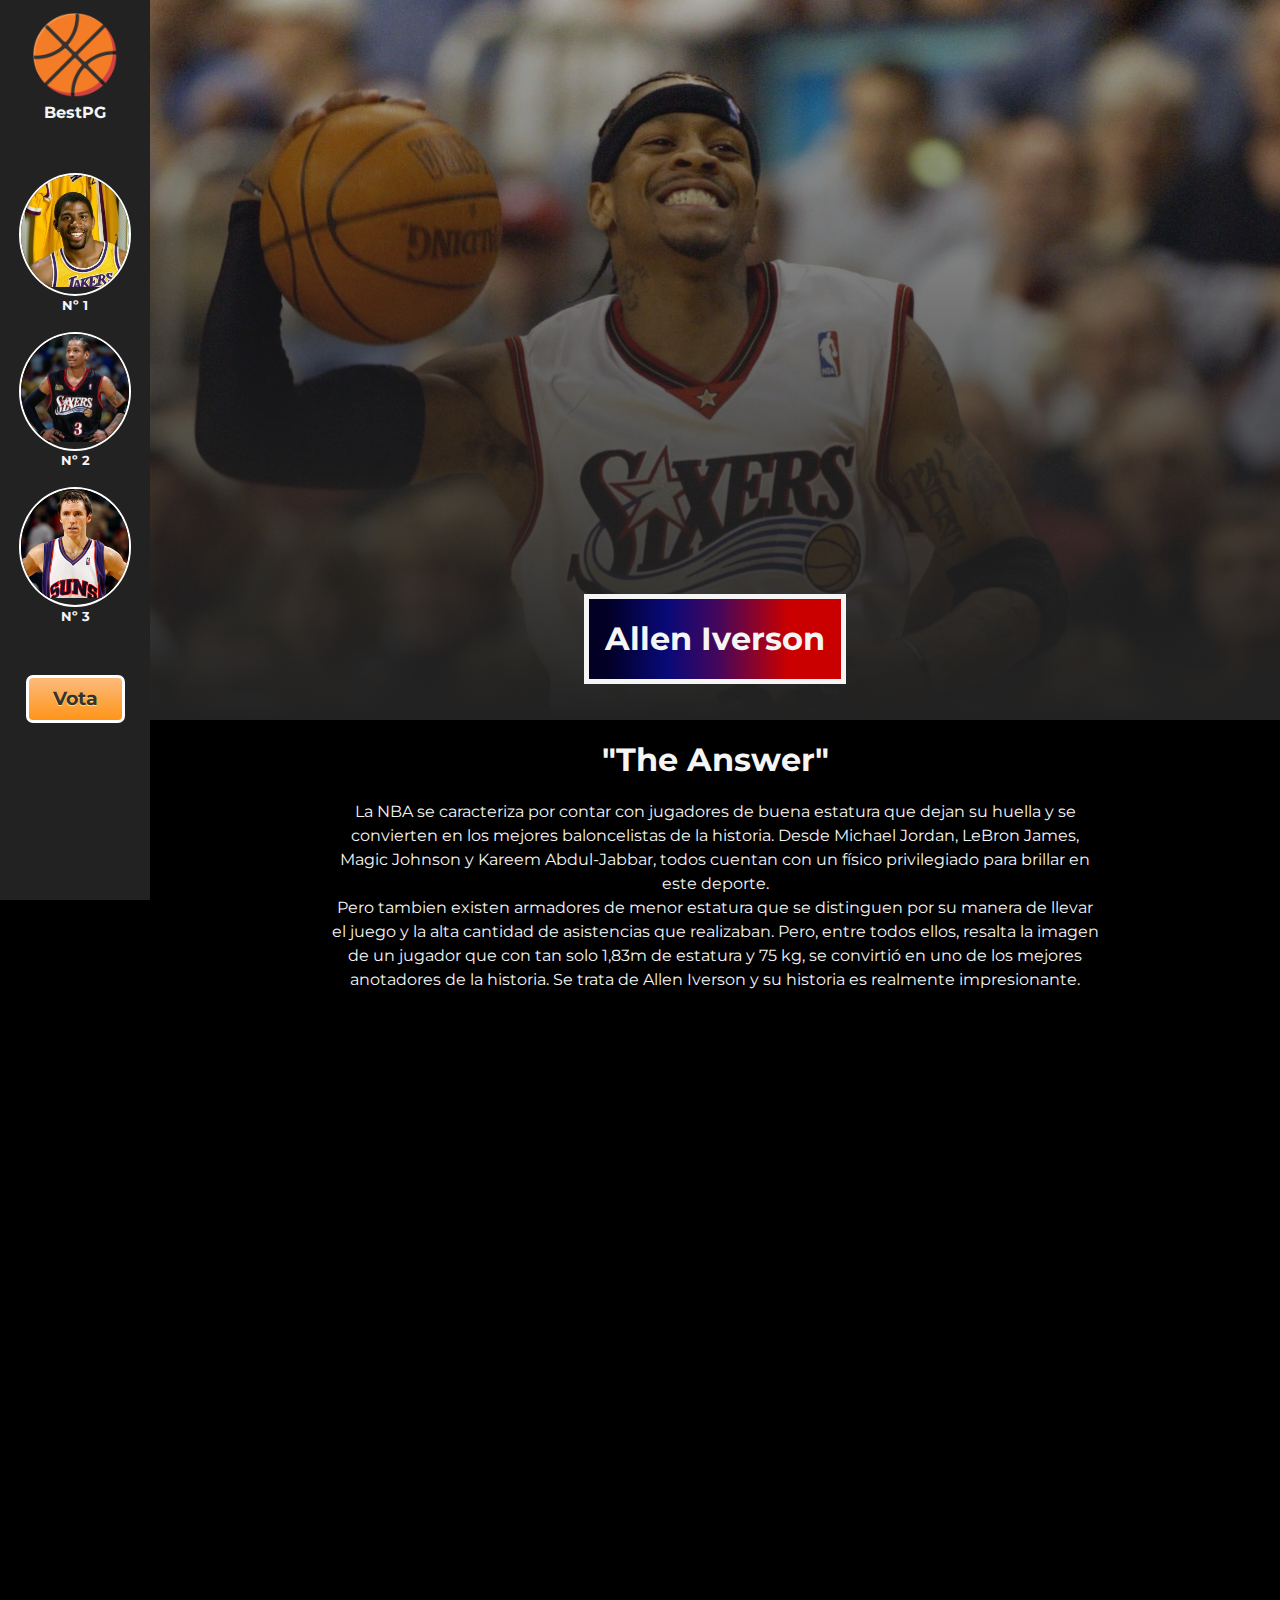
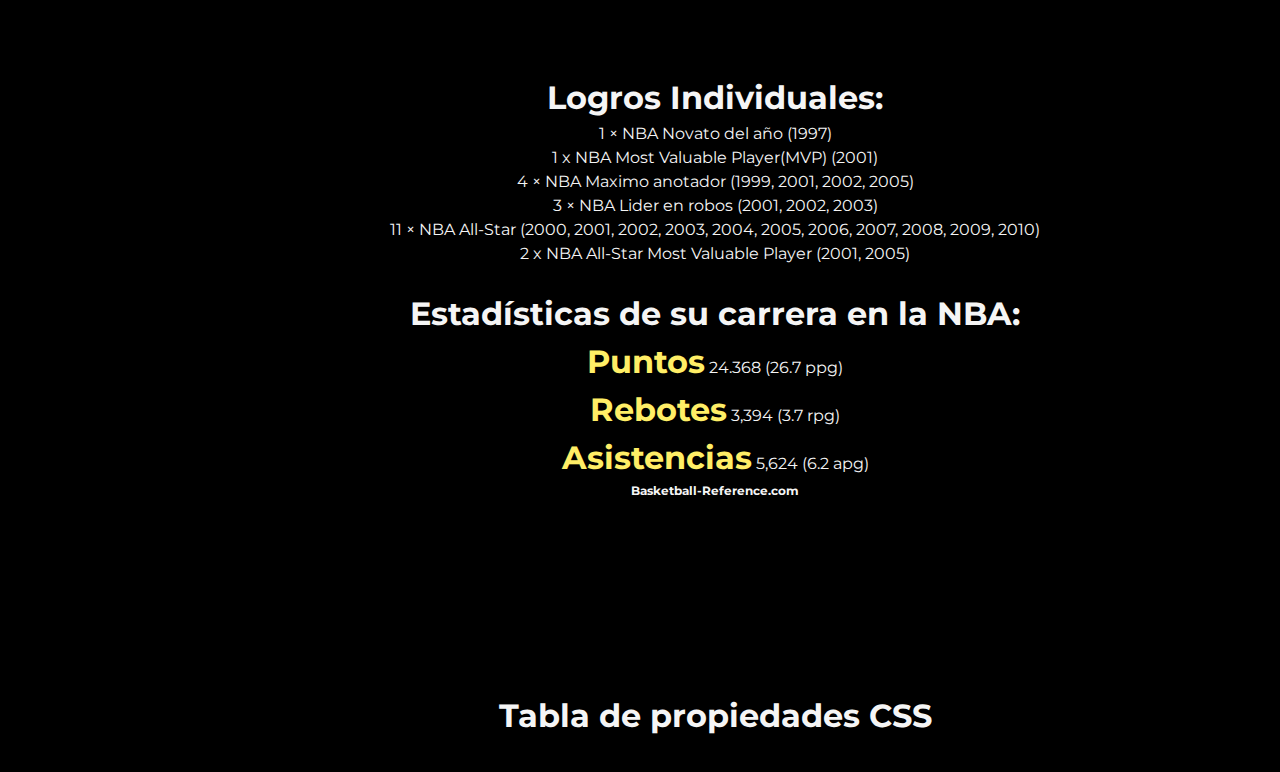
<file: iverson.html>
<!DOCTYPE html>
<html lang="en">

<head>
    <meta charset="UTF-8">
    <meta name="viewport" content="width=device-width, initial-scale=1.0">
    <title>Allen Iverson</title>
    <link rel="stylesheet" href="./style.css" type="text/css">
</head>

<body class="dark">
    <!-- INICIO Barra de Navegacion lateral -->
    <nav class="sidebar">
        <a href="./index.html" class="logo">
            <img src="./imagenes/basketball-png-images-6.png" alt="">
            <h4>BestPG</h4>
        </a>
        <a href="./magic.html" class="sidebar-link">
            <div>
                <img src="./imagenes/MagicJohnson.jpg" alt="MagicJohnson">
            </div>
            <h5>Nº 1</h5>
        </a>
        <a href="./iverson.html" class="sidebar-link">
            <div>
                <img src="./imagenes/Iverson.jpg" alt="AllenIverson">
            </div>
            <h5>Nº 2</h5>
        </a>
        <a href="./nash.html" class="sidebar-link">
            <div>
                <img src="./imagenes/Steve+Nash.jpg" alt="SteveNash">
            </div>
            <h5>Nº 3</h5>
        </a>
        <a href="./voto.html" class="myButton">Vota</a>
    </nav>
    <!-- FIN Barra de Navegacion lateral -->

    <!-- Vista de Página -->
    <section id="main">

        <!-- INICIO Header -->
        <header class="iverson">
            <div class="contenedor-titulo">
                <h1>Allen Iverson</h1>
            </div>
        </header>
        <!-- FIN Header -->
        <div class="bloque-1">
            <h1>"The Answer"</h1>
            <div class="text-container">
                <p>La NBA se caracteriza por contar con jugadores de buena estatura que dejan su huella y se convierten en los mejores
                baloncelistas de la historia. Desde Michael Jordan, LeBron James, Magic Johnson y Kareem Abdul-Jabbar, todos cuentan
                con un físico privilegiado para brillar en este deporte.
                </p>
                <p>
                   Pero tambien existen armadores de menor estatura que se distinguen por su manera de llevar el juego y la alta cantidad de
                    asistencias que realizaban. Pero, entre todos ellos, resalta la imagen de un jugador que con tan solo 1,83m de estatura y
                    75 kg, se convirtió en uno de los mejores anotadores de la historia. Se trata de Allen Iverson y su historia es
                    realmente impresionante.
                </p>
               
            </div>
            <iframe width="900" height="515" src="https://www.youtube.com/embed/2REkZG-dhHc" frameborder="0"
                allow="accelerometer; autoplay; clipboard-write; encrypted-media; gyroscope; picture-in-picture"
                allowfullscreen></iframe>
        </div>
        <div class="bloque-1">
            <!-- INICIO PLAYER DATA -->
            <div class="bloque-1">
                <h1>Logros Individuales:</h1>
                <ul>
                    <li>1 × NBA Novato del año (1997)</li>
                    <li>1 x NBA Most Valuable Player(MVP) (2001)</li>
                    <li>4 × NBA Maximo anotador (1999, 2001, 2002, 2005)</li>
                    <li>3 × NBA Lider en robos (2001, 2002, 2003)</li>
                    <li>11 × NBA All-Star (2000, 2001, 2002, 2003, 2004, 2005, 2006, 2007, 2008, 2009, 2010)</li>
                    <li>2 x NBA All-Star Most Valuable Player (2001, 2005)</li>
                </ul>
                <br>
                <h1>Estadísticas de su carrera en la NBA:</h1>
                <ul>
                    <li><span class="negrita">Puntos</span> 24.368 (26.7 ppg)</li>
                    <li><span class="negrita">Rebotes</span> 3,394 (3.7 rpg)</li>
                    <li><span class="negrita">Asistencias</span> 5,624 (6.2 apg)</li>
                    <li><a href="https://www.basketball-reference.com/">Basketball-Reference.com</a></li>
                </ul>
            </div>
            <!-- FIN PLAYER DATA -->
        </div>
        <!-- LINK TABLA DE PROPIEDADES -->
        <a href="./propiedades.html" style="font-weight: bold; margin-bottom: 2rem; border: 2px; font-size: 2rem;">Tabla de
            propiedades CSS</a>
    </section>
</body>

</html>
</file>
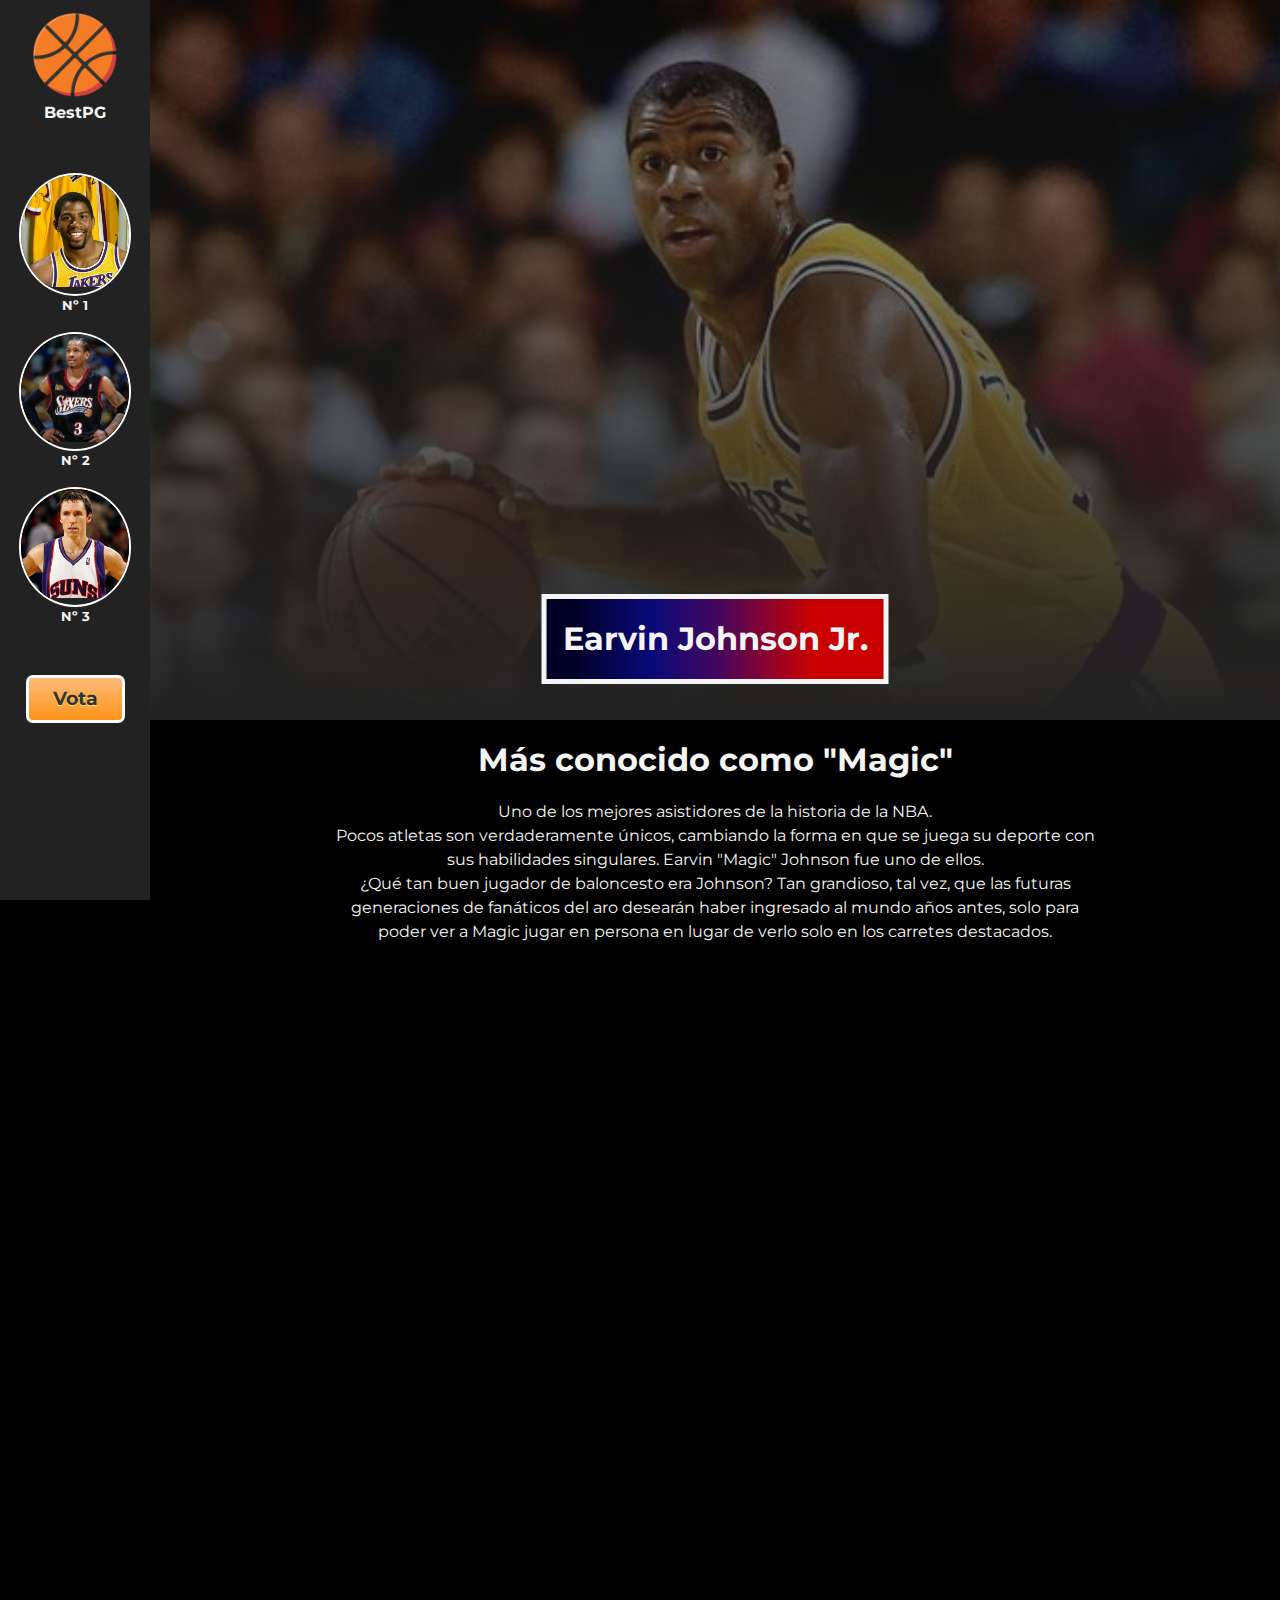
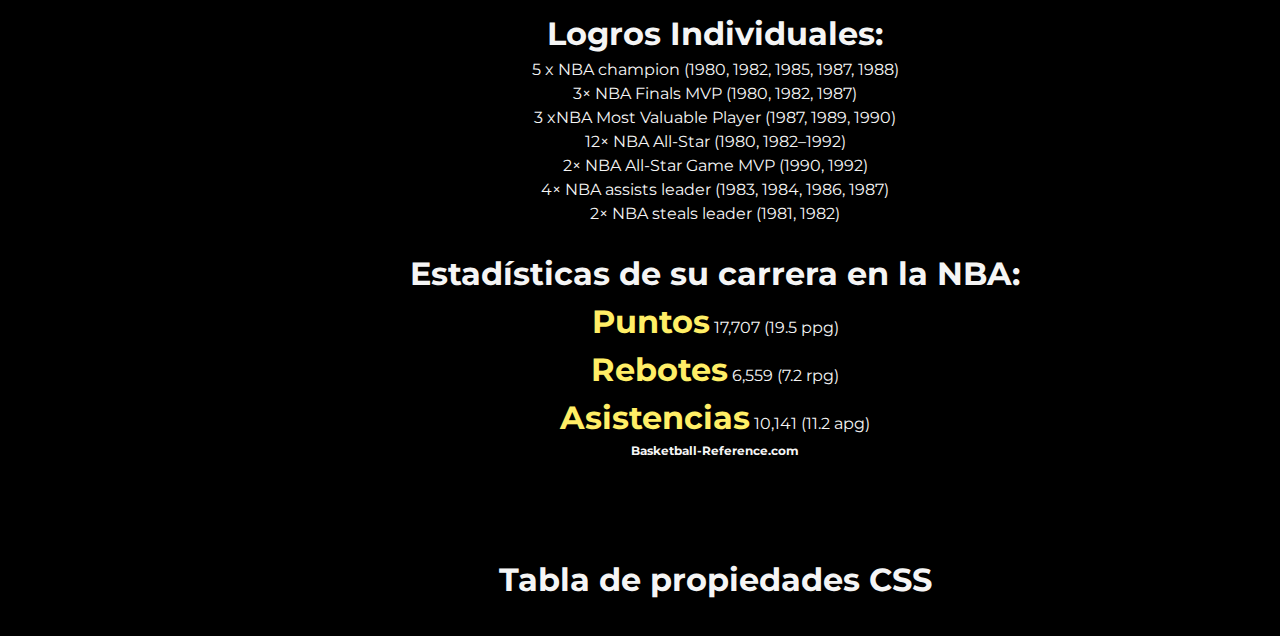
<file: magic.html>
<!DOCTYPE html>
<html lang="en">

<head>
    <meta charset="UTF-8">
    <meta name="viewport" content="width=device-width, initial-scale=1.0">
    <title>Magic Johnson</title>
    <link rel="stylesheet" href="./style.css" type="text/css">
</head>

<body class="dark">
    <!-- INICIO Barra de Navegacion lateral -->
    <nav class="sidebar">
        <a href="./index.html" class="logo">
            <img src="./imagenes/basketball-png-images-6.png" alt="">
            <h4>BestPG</h4>
        </a>
        <a href="./magic.html" class="sidebar-link">
            <div>
                <img src="./imagenes/MagicJohnson.jpg" alt="MagicJohnson">
            </div>
            <h5>Nº 1</h5>
        </a>
        <a href="./iverson.html" class="sidebar-link">
            <div>
                <img src="./imagenes/Iverson.jpg" alt="AllenIverson">
            </div>
            <h5>Nº 2</h5>
        </a>
        <a href="./nash.html" class="sidebar-link">
            <div>
                <img src="./imagenes/Steve+Nash.jpg" alt="SteveNash">
            </div>
            <h5>Nº 3</h5>
        </a>
        <a href="./voto.html" class="myButton">Vota</a>
    </nav>
    <!-- FIN Barra de Navegacion lateral -->

    <!-- Vista de Página -->
    <section id="main">

        <!-- INICIO Header -->
        <header class="magic">
            <div class="contenedor-titulo">
                <h1>Earvin Johnson Jr.</h1>
            </div>
        </header>
        <!-- FIN Header -->
        <div class="bloque-1">
            <h1>Más conocido como "Magic"</h1>
            <div class="text-container">
                <p>Uno de los mejores asistidores de la historia de la NBA.
                </p>
                <p>
                    Pocos atletas son verdaderamente únicos, cambiando la forma en que se juega su deporte con sus habilidades singulares.
                    Earvin "Magic" Johnson fue uno de ellos.
                </p>
                <p>
                    ¿Qué tan buen jugador de baloncesto era Johnson? Tan grandioso, tal vez, que las futuras generaciones de fanáticos del
                    aro desearán haber ingresado al mundo años antes, solo para poder ver a Magic jugar en persona en lugar de verlo solo en
                    los carretes destacados.
                </p>
            </div>
            <iframe width="900" height="515" src="https://www.youtube.com/embed/bdHRCL0kM7M" frameborder="0"
                allow="accelerometer; autoplay; clipboard-write; encrypted-media; gyroscope; picture-in-picture"
                allowfullscreen></iframe>
        </div>
        <!-- INICIO PLAYER DATA -->
        <div class="bloque-1">
            <h1>Logros Individuales:</h1>
            <ul>
                <li>5 x NBA champion (1980, 1982, 1985, 1987, 1988)</li>
                <li>3× NBA Finals MVP (1980, 1982, 1987)</li>
                <li>3 xNBA Most Valuable Player (1987, 1989, 1990)</li>
                <li>12× NBA All-Star (1980, 1982–1992)</li>
                <li>2× NBA All-Star Game MVP (1990, 1992)</li>
                <li>4× NBA assists leader (1983, 1984, 1986, 1987)</li>
                <li>2× NBA steals leader (1981, 1982)</li>
            </ul>
            <br>
            <h1>Estadísticas de su carrera en la NBA:</h1>
            <ul>
                <li><span class="negrita">Puntos</span> 17,707 (19.5 ppg)</li>
                <li><span class="negrita">Rebotes</span> 6,559 (7.2 rpg)</li>
                <li><span class="negrita">Asistencias</span> 10,141 (11.2 apg)</li>
                <li><a href="https://www.basketball-reference.com/">Basketball-Reference.com</a></li>
            </ul>
        </div>
        <!-- FIN PLAYER DATA -->
        <!-- LINK TABLA DE PROPIEDADES -->
        <a href="./propiedades.html" style="font-weight: bold; margin-bottom: 2rem; border: 2px; font-size: 2rem;">Tabla de
            propiedades CSS</a>
    </section>
</body>

</html>
</file>
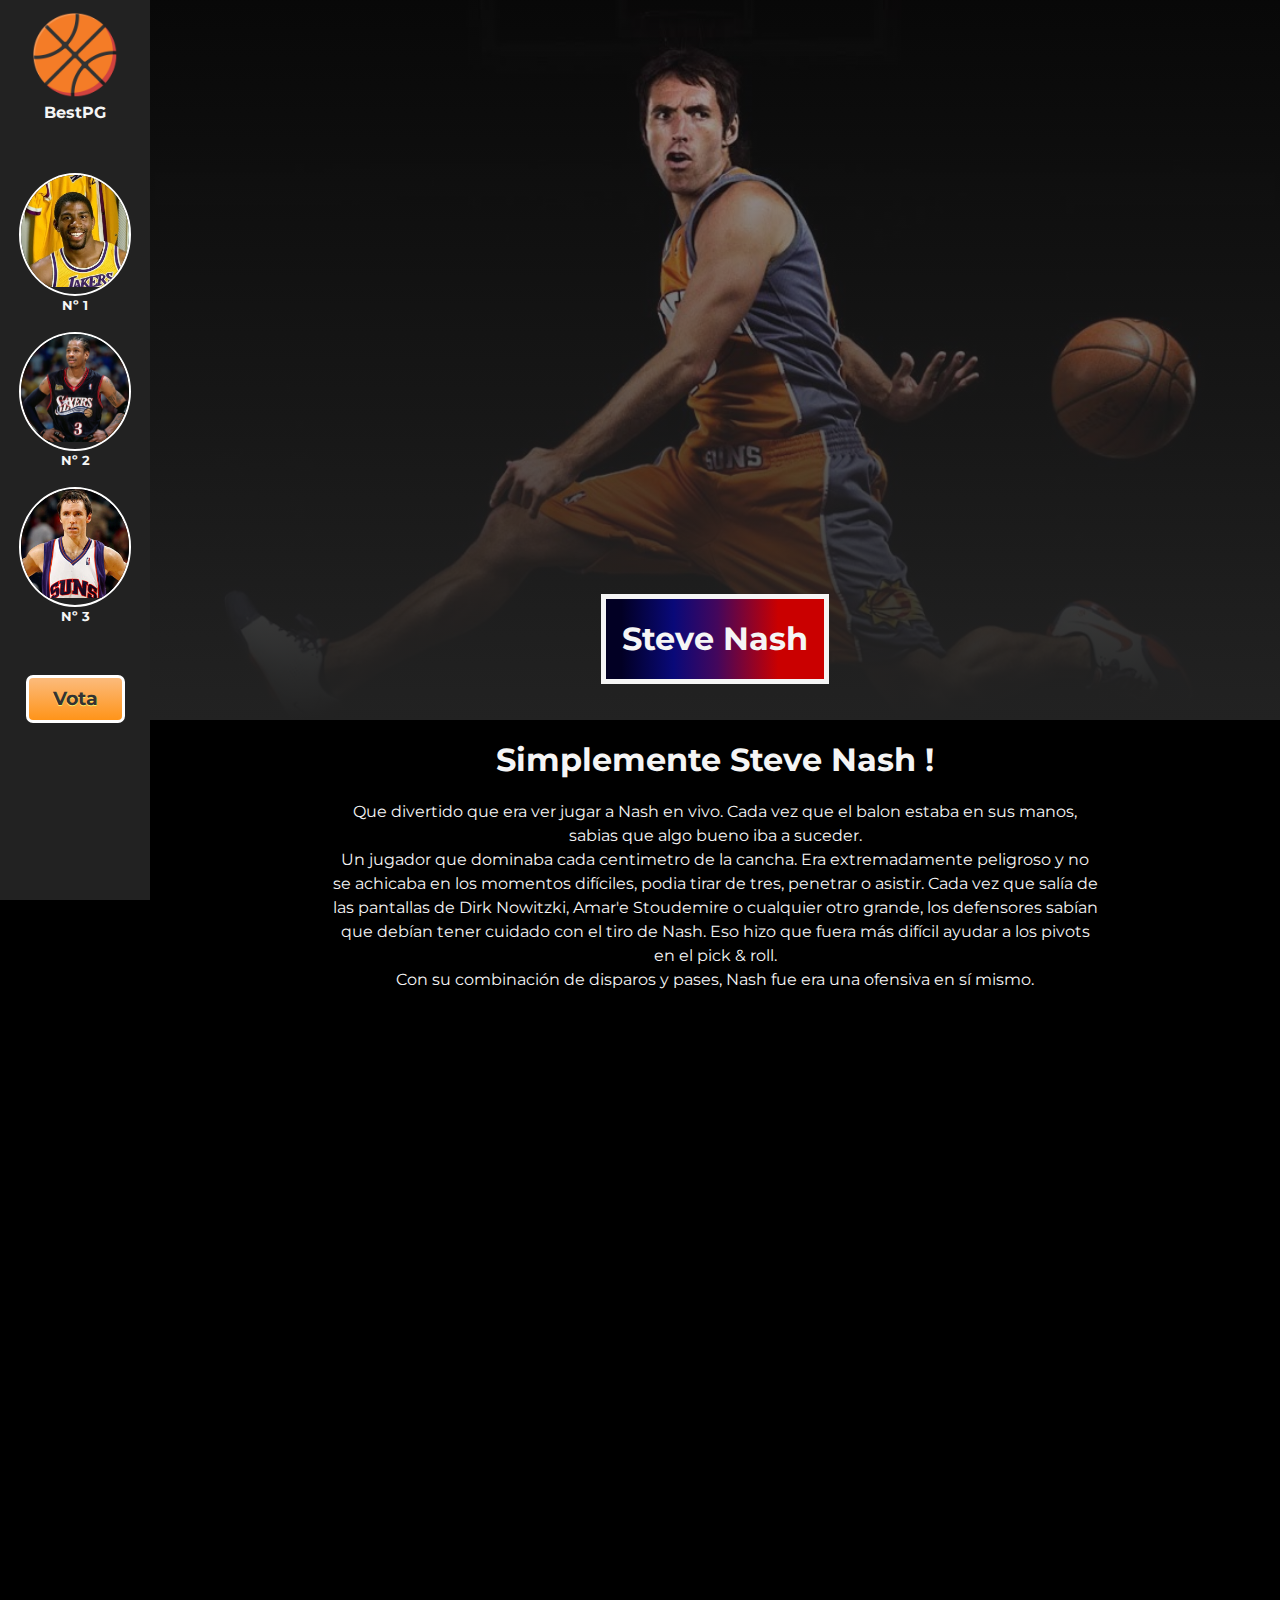
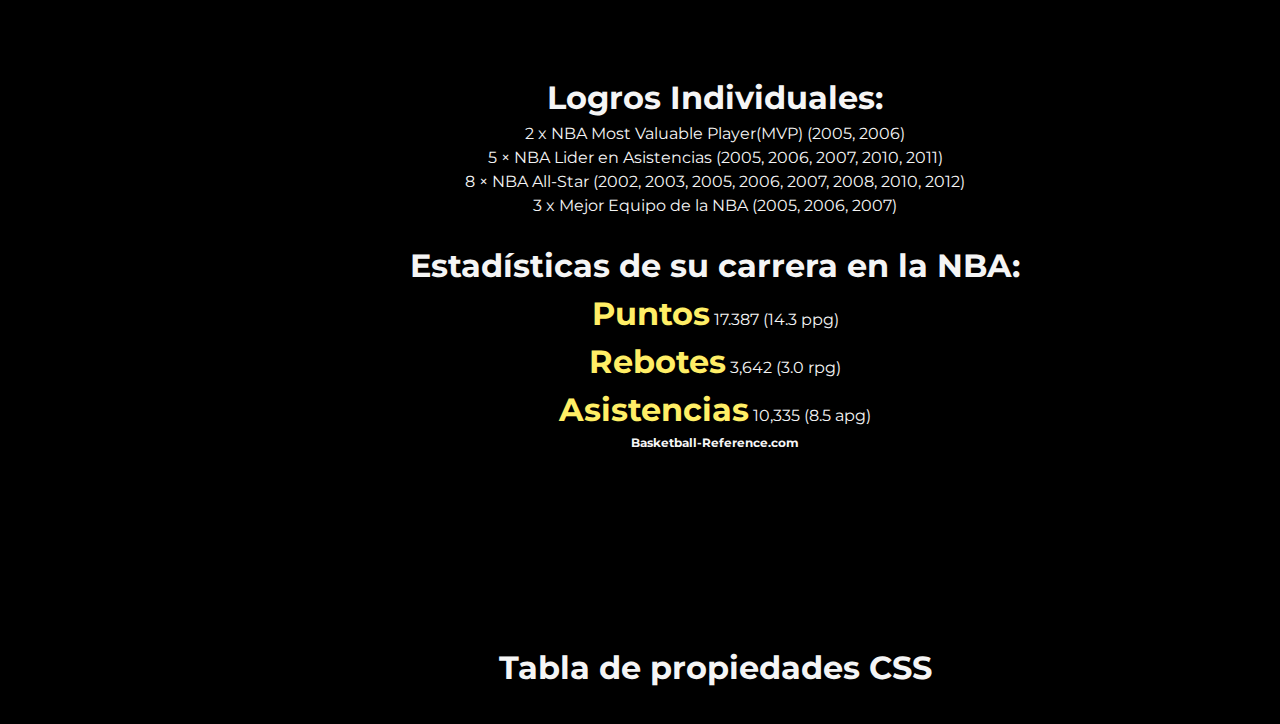
<file: nash.html>
<!DOCTYPE html>
<html lang="en">

<head>
    <meta charset="UTF-8">
    <meta name="viewport" content="width=device-width, initial-scale=1.0">
    <title>Steve Nash</title>
    <link rel="stylesheet" href="./style.css" type="text/css">
</head>

<body class="dark">
    <!-- INICIO Barra de Navegacion lateral -->
    <nav class="sidebar">
        <a href="./index.html" class="logo">
            <img src="./imagenes/basketball-png-images-6.png" alt="">
            <h4>BestPG</h4>
        </a>
        <a href="./magic.html" class="sidebar-link">
            <div>
                <img src="./imagenes/MagicJohnson.jpg" alt="MagicJohnson">
            </div>
            <h5>Nº 1</h5>
        </a>
        <a href="./iverson.html" class="sidebar-link">
            <div>
                <img src="./imagenes/Iverson.jpg" alt="AllenIverson">
            </div>
            <h5>Nº 2</h5>
        </a>
        <a href="./nash.html" class="sidebar-link">
            <div>
                <img src="./imagenes/Steve+Nash.jpg" alt="SteveNash">
            </div>
            <h5>Nº 3</h5>
        </a>
        <a href="./voto.html" class="myButton">Vota</a>
    </nav>
    <!-- FIN Barra de Navegacion lateral -->

    <!-- Vista de Página -->
    <section id="main">

        <!-- INICIO Header -->
        <header class="nash">
            <div class="contenedor-titulo">
                <h1>Steve Nash</h1>
            </div>
        </header>
        <!-- FIN Header -->
        <div class="bloque-1">
            <h1>Simplemente Steve Nash !</h1>
            <div class="text-container">
                <p>Que divertido que era ver jugar a Nash en vivo. Cada vez que el balon estaba en sus manos, sabias que algo bueno iba a suceder.
                </p>
                <p>
                    Un jugador que dominaba cada centimetro de la cancha. Era extremadamente peligroso y no se achicaba en los momentos difíciles, podia tirar de tres, penetrar o asistir. Cada vez que salía de las
                    pantallas de Dirk Nowitzki, Amar'e Stoudemire o cualquier otro grande, los defensores sabían que debían  tener cuidado con el tiro de Nash. Eso hizo que fuera más difícil ayudar a los pivots en el pick & roll.
                </p>
                <p>
                    Con su combinación de disparos y pases, Nash fue era una ofensiva en sí mismo.
                </p>
            </div>
            <iframe width="900" height="515" src="https://www.youtube.com/embed/c8PXhNATLi0" frameborder="0"
                allow="accelerometer; autoplay; clipboard-write; encrypted-media; gyroscope; picture-in-picture"
                allowfullscreen></iframe>
        </div>
        <div class="bloque-1">
            <!-- INICIO PLAYER DATA -->
            <div class="bloque-1">
                <h1>Logros Individuales:</h1>
                <ul>
                    <li>2 x NBA Most Valuable Player(MVP) (2005, 2006)</li>
                    <li>5 × NBA Lider en Asistencias (2005, 2006, 2007, 2010, 2011)</li>
                    <li>8 × NBA All-Star (2002, 2003, 2005, 2006, 2007, 2008, 2010, 2012)</li>
                    <li>3 x Mejor Equipo de la NBA (2005, 2006, 2007)</li>
                </ul>
                <br>
                <h1>Estadísticas de su carrera en la NBA:</h1>
                <ul>
                    <li><span class="negrita">Puntos</span> 17.387 (14.3 ppg)</li>
                    <li><span class="negrita">Rebotes</span> 3,642 (3.0 rpg)</li>
                    <li><span class="negrita">Asistencias</span> 10,335 (8.5 apg)</li>
                    <li><a href="https://www.basketball-reference.com/">Basketball-Reference.com</a></li>
                </ul>
            </div>
            <!-- FIN PLAYER DATA -->
        </div>
        <!-- LINK TABLA DE PROPIEDADES -->
        <a href="./propiedades.html" style="font-weight: bold; margin-bottom: 2rem; border: 2px; font-size: 2rem;">Tabla de
            propiedades CSS</a>
    </section>

</body>

</html>
</file>
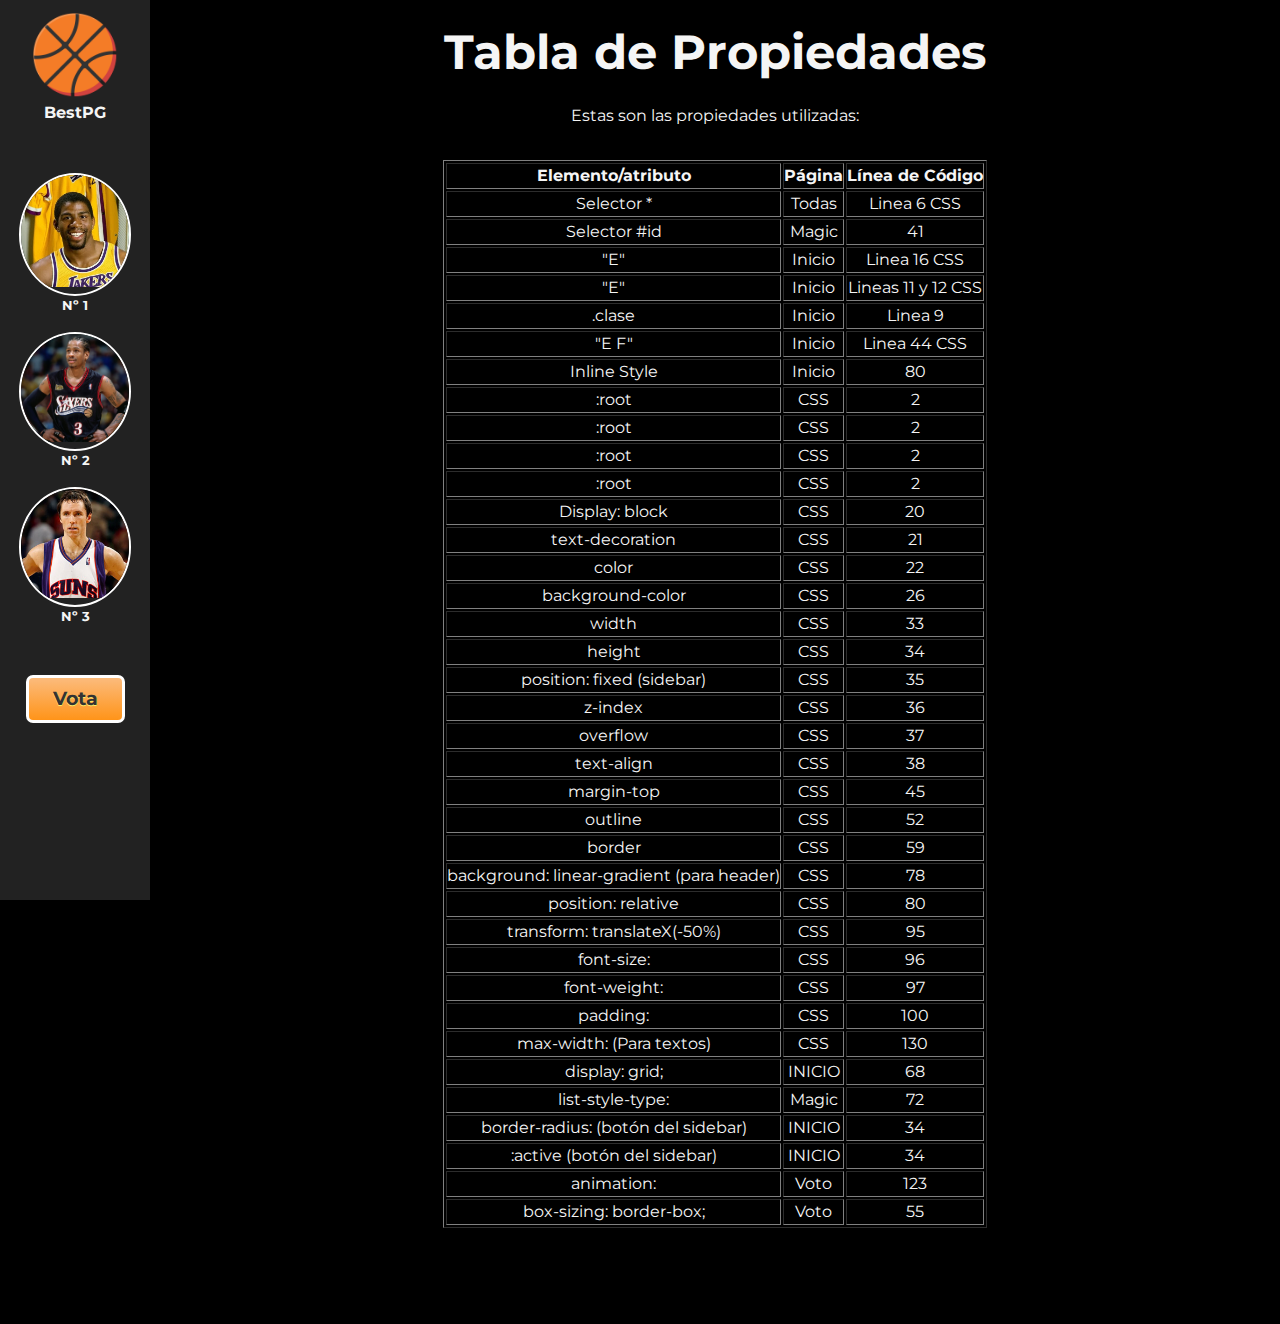
<file: propiedades.html>
<!DOCTYPE html>
<html lang="en">

<head>
    <meta charset="UTF-8">
    <meta name="viewport" content="width=device-width, initial-scale=1.0">
    <title>Tabla de Propiedades</title>
    <link rel="stylesheet" href="./style.css" type="text/css">
</head>

<body class="dark">
    <!-- INICIO Barra de Navegacion lateral -->
    <nav class="sidebar">
        <a href="./index.html" class="logo">
            <img src="./imagenes/basketball-png-images-6.png" alt="">
            <h4>BestPG</h4>
        </a>
        <a href="./magic.html" class="sidebar-link">
            <div>
                <img src="./imagenes/MagicJohnson.jpg" alt="MagicJohnson">
            </div>
            <h5>Nº 1</h5>
        </a>
        <a href="./iverson.html" class="sidebar-link">
            <div>
                <img src="./imagenes/Iverson.jpg" alt="AllenIverson">
            </div>
            <h5>Nº 2</h5>
        </a>
        <a href="./nash.html" class="sidebar-link">
            <div>
                <img src="./imagenes/Steve+Nash.jpg" alt="SteveNash">
            </div>
            <h5>Nº 3</h5>
        </a>
        <a href="./voto.html" class="myButton">Vota</a>
    </nav>
    <!-- FIN Barra de Navegacion lateral -->

    <!-- Vista de Página -->
    <section id="main">

        <div class="bloque-1">
            <h1 style="font-size: 3rem;">Tabla de Propiedades
            </h1>
            <div class="text-container">
                <p>Estas son las propiedades utilizadas:
                </p>
            </div>

            <!-- INICIO DE LA TABLA -->
            <div>
                <table BORDER>
                    <tr>
                        <th> Elemento/atributo </th>
                        <th> Página </th>
                        <th> Línea de Código </th>
                    </tr>
                    <tr>
                        <td>Selector *</td>
                        <td><a href="index.html">Todas</a></td>
                        <td>Linea 6 CSS</td>
                    </tr>
                    <tr>
                        <td>Selector #id</td>
                        <td><a href="./magic.html">Magic</a></td>
                        <td>41</td>
                    </tr>
                    <tr>
                        <td>"E"</td>
                        <td><a href="index.html">Inicio</a></td>
                        <td>Linea 16 CSS</td>
                    </tr>
                    <tr>
                        <td>"E"</td>
                        <td><a href="index.html">Inicio</a></td>
                        <td>Lineas 11 y 12 CSS</td>
                    </tr>
                    <tr>
                        <td>.clase</td>
                        <td><a href="index.html">Inicio</a></td>
                        <td>Linea 9</td>
                    </tr>
                    <tr>
                        <td>"E F"</td>
                        <td><a href="index.html">Inicio</a></td>
                        <td>Linea 44 CSS</td>
                    </tr>
                    <tr>
                        <td>Inline Style</td>
                        <td><a href="index.html">Inicio</a></td>
                        <td>80</td>
                    </tr>
                    <tr>
                        <td>:root</td>
                    <td><a href="./style.css">CSS</a></td>
                    <td>2</td>
                    </tr>
                    <tr>
                        <td>:root</td>
                    <td><a href="./style.css">CSS</a></td>
                    <td>2</td>
                    </tr>
                    <tr>
                        <td>:root</td>
                    <td><a href="./style.css">CSS</a></td>
                    <td>2</td>
                    </tr>
                    <tr>
                        <td>:root</td>
                    <td><a href="./style.css">CSS</a></td>
                    <td>2</td>
                    </tr>
                    <tr>
                        <td>Display: block</td>
                    <td><a href="./style.css">CSS</a></td>
                    <td>20</td>
                    </tr>
                    <tr>
                        <td>text-decoration</td>
                    <td><a href="./style.css">CSS</a></td>
                    <td>21</td>
                    </tr>
                    <tr>
                        <td>color</td>
                    <td><a href="./style.css">CSS</a></td>
                    <td>22</td>
                    </tr>
                    <tr>
                        <td>background-color</td>
                    <td><a href="./style.css">CSS</a></td>
                    <td>26</td>
                    </tr>
                    <tr>
                        <td>width</td>
                    <td><a href="./style.css">CSS</a></td>
                    <td>33</td>
                    </tr>
                    <tr>
                        <td>height</td>
                    <td><a href="./style.css">CSS</a></td>
                    <td>34</td>
                    </tr>
                    <tr>
                        <td>position: fixed (sidebar)</td>
                    <td><a href="./style.css">CSS</a></td>
                    <td>35</td>
                    </tr>
                    <tr>
                        <td>z-index</td>
                    <td><a href="./style.css">CSS</a></td>
                    <td>36</td>
                    </tr>
                    <tr>
                        <td>overflow</td>
                    <td><a href="./style.css">CSS</a></td>
                    <td>37</td>
                    </tr>
                    <tr>
                        <td>text-align</td>
                    <td><a href="./style.css">CSS</a></td>
                    <td>38</td>
                    </tr>
                    <tr>
                        <td>margin-top</td>
                    <td><a href="./style.css">CSS</a></td>
                    <td>45</td>
                    </tr>
                    <tr>
                        <td>outline</td>
                    <td><a href="./style.css">CSS</a></td>
                    <td>52</td>
                    </tr>
                    <tr>
                        <td>border</td>
                    <td><a href="./style.css">CSS</a></td>
                    <td>59</td>
                    </tr>
                    <tr>
                        <td>background: linear-gradient (para header)</td>
                    <td><a href="./style.css">CSS</a></td>
                    <td>78</td>
                    </tr>
                    <tr>
                        <td>position: relative</td>
                    <td><a href="./style.css">CSS</a></td>
                    <td>80</td>
                    </tr>
                    <tr>
                        <td>transform: translateX(-50%)</td>
                    <td><a href="./style.css">CSS</a></td>
                    <td>95</td>
                    </tr>
                    <tr>
                        <td>font-size:</td>
                    <td><a href="./style.css">CSS</a></td>
                    <td>96</td>
                    </tr>
                    <tr>
                        <td>font-weight:</td>
                    <td><a href="./style.css">CSS</a></td>
                    <td>97</td>
                    </tr>
                    <tr>
                        <td>padding:</td>
                    <td><a href="./style.css">CSS</a></td>
                    <td>100</td>
                    </tr>
                    <tr>
                        <td>max-width: (Para textos)</td>
                    <td><a href="./style.css">CSS</a></td>
                    <td>130</td>
                    </tr>
                    <tr>
                        <td>display: grid;</td>
                    <td><a href="./index.html">INICIO</a></td>
                    <td>68</td>
                    </tr>
                    <tr>
                        <td>list-style-type:</td>
                    <td><a href="./magic.html">Magic</a></td>
                    <td>72</td>
                    </tr>
                    <tr>
                        <td>border-radius: (botón del sidebar)</td>
                    <td><a href="./index.html">INICIO</a></td>
                    <td>34</td>
                    </tr>
                    <tr>
                        <td>:active (botón del sidebar)</td>
                    <td><a href="./index.html">INICIO</a></td>
                    <td>34</td>
                    </tr>
                    <tr>
                        <td>animation:</td>
                    <td><a href="./voto.html">Voto</a></td>
                    <td>123</td>
                    </tr>
                    <tr>
                        <td>box-sizing: border-box;</td>
                    <td><a href="./voto.html">Voto</a></td>
                    <td>55</td>
                    </tr>
                
            </table>
        </div>
        <!-- FIN DE LA TABLA -->
    </div>
        
        
    </section>
    
</body>

</html>
</file>
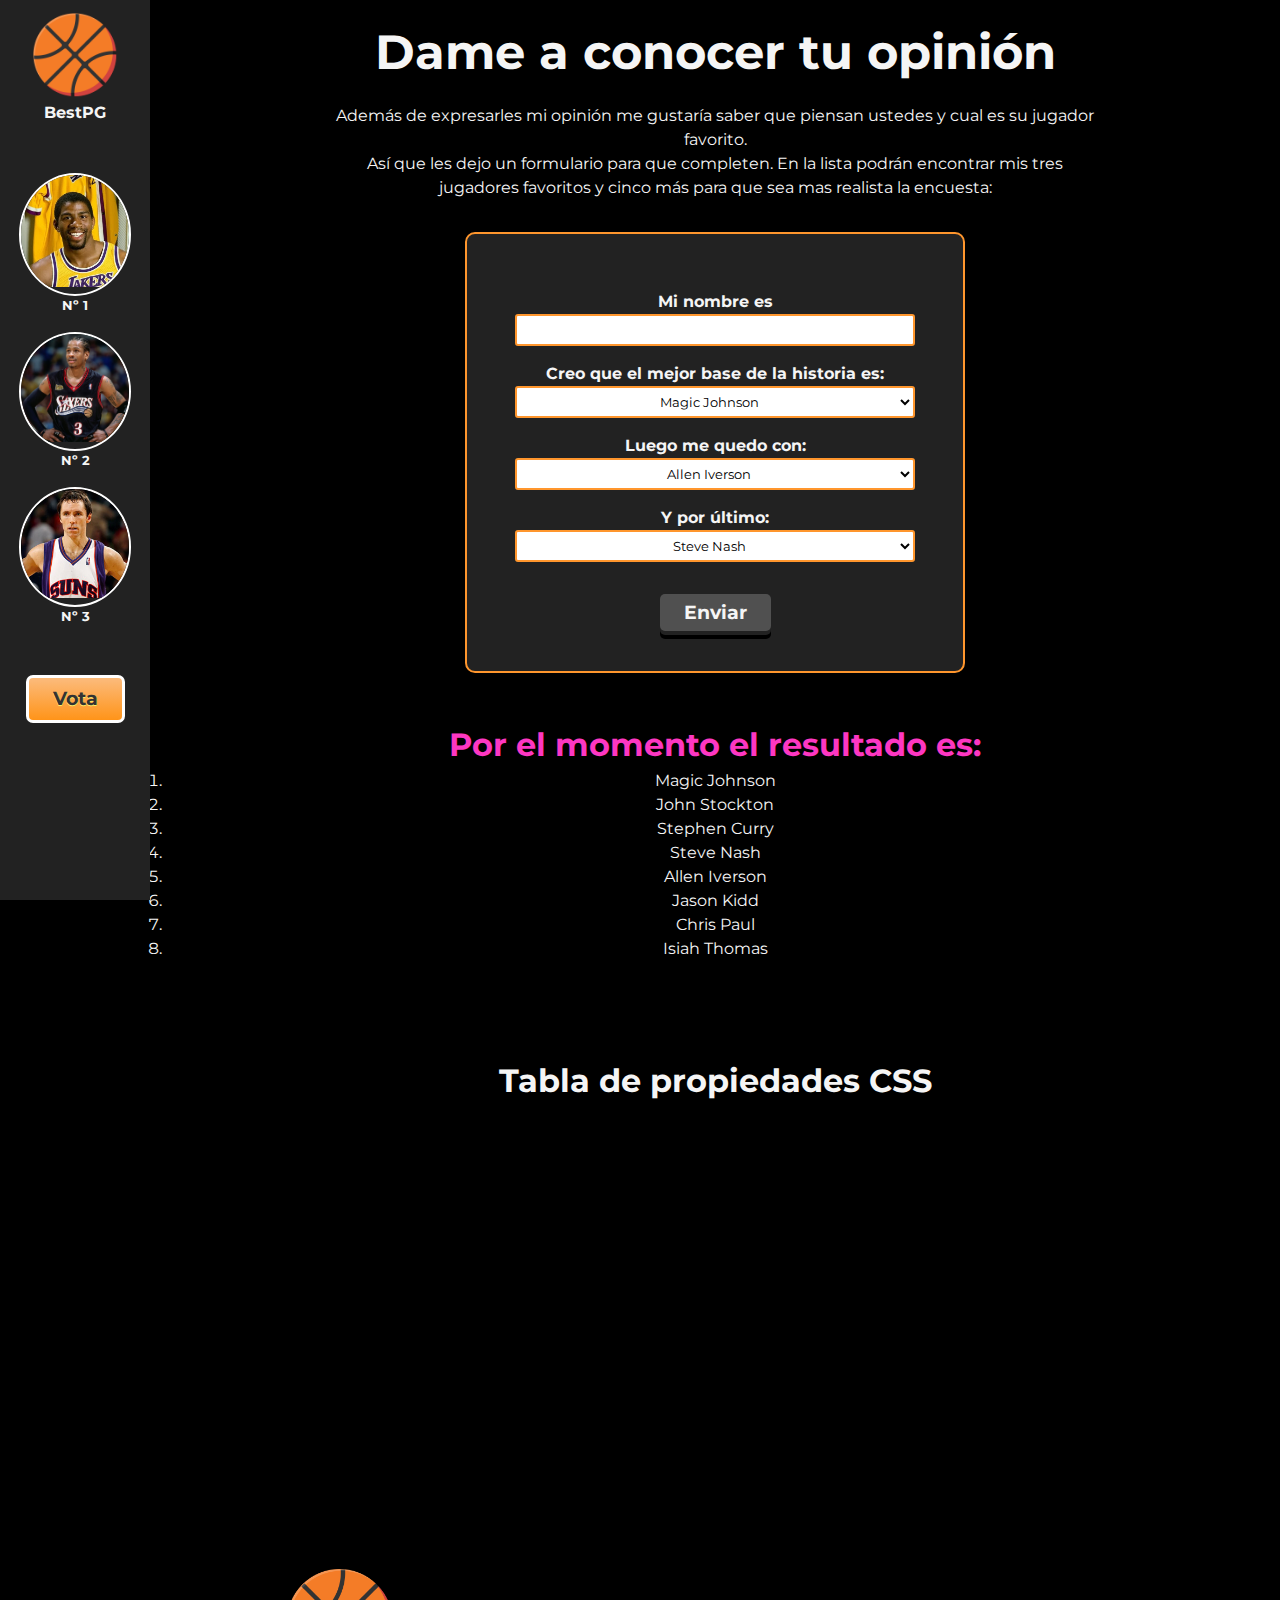
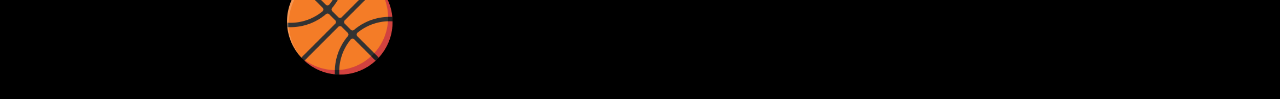
<file: voto.html>
<!DOCTYPE html>
<html lang="en">

<head>
    <meta charset="UTF-8">
    <meta name="viewport" content="width=device-width, initial-scale=1.0">
    <title>Votación</title>
    <link rel="stylesheet" href="./style.css" type="text/css">
</head>

<body class="dark">
    <!-- INICIO Barra de Navegacion lateral -->
    <nav class="sidebar">
        <a href="./index.html" class="logo">
            <img src="./imagenes/basketball-png-images-6.png" alt="">
            <h4>BestPG</h4>
        </a>
        <a href="./magic.html" class="sidebar-link">
            <div>
                <img src="./imagenes/MagicJohnson.jpg" alt="MagicJohnson">
            </div>
            <h5>Nº 1</h5>
        </a>
        <a href="./iverson.html" class="sidebar-link">
            <div>
                <img src="./imagenes/Iverson.jpg" alt="AllenIverson">
            </div>
            <h5>Nº 2</h5>
        </a>
        <a href="./nash.html" class="sidebar-link">
            <div>
                <img src="./imagenes/Steve+Nash.jpg" alt="SteveNash">
            </div>
            <h5>Nº 3</h5>
        </a>
        <a href="./voto.html" class="myButton">Vota</a>
    </nav>
    <!-- FIN Barra de Navegacion lateral -->

    <!-- Vista de Página -->
    <section id="main">

        <div class="bloque-1">
            <h1 style="font-size: 3rem;">Dame a conocer tu opinión
            </h1>
            <div class="text-container">
                <p>Además de expresarles mi opinión me gustaría saber que piensan ustedes y cual es su jugador favorito.
                </p>
                <p>
                    Así que les dejo un formulario para que completen. En la lista podrán encontrar mis tres jugadores favoritos y cinco más para que sea mas realista la encuesta:
                </p>
            </div>
            
            <!-- INICIO FORMULARIO -->
            <form action="#" class="formulario">
                <h2>Mi nombre es</h2>
                <div class="form-input-material">
                    <input type="text" placeholder=" " autocomplete="off" required />
                </div>
                <h2>Creo que el mejor base de la historia es: </h2>
                <select name="numero1">
                <!-- Opciones de la lista -->
                    <option selected>Magic Johnson</option>
                    <option>Allen Iverson</option>
                    <option>Steve Nash</option>
                    <option>Isiah Thomas</option>
                    <option>Jason Kidd</option>
                    <option>Chris Paul</option>
                    <option>Stephen Curry</option>
                    <option>John Stockton</option>
                </select>
    
                <h2>Luego me quedo con: </h2>
                <select name="numero2">
                <!-- Opciones de la lista -->
                    <option>Magic Johnson</option>
                    <option selected>Allen Iverson</option>
                    <option>Steve Nash</option>
                    <option>Isiah Thomas</option>
                    <option>Jason Kidd</option>
                    <option>Chris Paul</option>
                    <option>John Stockton</option>
                    <option>Stephen Curry</option>
                </select>
    
                <h2>Y por último: </h2>
                <select name="numero3">
                <!-- Opciones de la lista -->
                    <option>Magic Johnson</option>
                    <option>Allen Iverson</option>
                    <option selected>Steve Nash</option>
                    <option>Isiah Thomas</option>
                    <option>Jason Kidd</option>
                    <option>John Stockton</option>
                    <option>Chris Paul</option>
                    <option>Stephen Curry</option>
                </select>
                <div>
                    <button type="submit" class="submit-btn">Enviar</button>
                </div>
            </form>
            <!-- FIN FORMULARIO -->
            <!-- INICIO RESULTADOS -->
                <div class="resultados">
                    <h1 class="titulo-resultados">
                        Por el momento el resultado es:
                    </h1>
                    <ol>
                        <li>Magic Johnson</li>
                        <li>John Stockton</li>
                        <li>Stephen Curry</li>
                        <li>Steve Nash</li>
                        <li>Allen Iverson</li>
                        <li>Jason Kidd</li>
                        <li>Chris Paul</li>
                        <li>Isiah Thomas</li>
                    </ol>
                </div>
            <!-- FIN RESULTADOS -->
        </div>

        <!-- INICIO ANIMACION -->
        <div class="bouncingball">
            <img src="./imagenes/basketball-png-images-6.png" alt="">
        </div>
        <!-- FIN ANIMACION -->
        <!-- LINK TABLA DE PROPIEDADES -->
        <a href="./propiedades.html" style="font-weight: bold; margin-bottom: 2rem; border: 2px; font-size: 2rem;">Tabla de
            propiedades CSS</a>
    </section>
</body>

</html>
</file>
<file: style.css>
@import url("https://fonts.googleapis.com/css2?family=Montserrat:wght@400;700&display=swap");
:root {
  --ff-fuente: "Montserrat", sans-serif;
  --transition: all 0.3s linear;
}
* {
  margin: 0;
  padding: 0;
  box-sizing: border-box;
}
body,
a {
  line-height: 1.5;
  font-family: var(--ff-fuente);
}
img {
  width: 100%;
  object-fit: cover;
}
a {
  display: block;
  text-decoration: none;
  color: whitesmoke;
}
.dark {
  color: whitesmoke;
  background-color: #000;
}
/* =====================
SIDEBAR
===================== */
.sidebar {
  background-color: #222;
  width: 150px;
  height: 100%;
  position: fixed !important;
  z-index: 1;
  overflow: auto;
  text-align: center;
}
.logo img {
  width: 110px;
  height: 110px;
}
nav a h4 {
  margin-top: -1rem;
}
.logo {
  margin-bottom: 3rem;
}
.sidebar-link {
  width: 100%;
  outline: none;
  margin-top: 1rem;
}
.sidebar-link:hover {
  background-color: #000;
}
.sidebar-link div {
  border: 2px solid white;
  border-radius: 50%;
  overflow: hidden;
  width: 75%;
  margin: 0 auto;
}

/* =====================
HEADER
===================== */
#main {
  margin-left: 150px;
  /* padding: 12px 24px !important; */
  text-align: center;
}
header {
  width: 100%;
  height: 80vh;
  margin: 0 auto;
  background: linear-gradient(rgba(24, 24, 24, 0.329), rgb(34, 34, 34)),
    url("./imagenes/header-pic.jpg") center/cover;
  position: relative;
}

.contenedor-titulo {
  background: linear-gradient(
    90deg,
    rgba(2, 0, 36, 1) 7%,
    rgba(9, 9, 121, 1) 31%,
    rgba(68, 7, 92, 1) 51%,
    rgb(202, 0, 0) 79%
  );
  height: auto;
  position: absolute;
  bottom: 5%;
  left: 50%;
  transform: translateX(-50%);
  font-size: 1rem;
  font-weight: 700;
  color: whitesmoke;
  border: 5px solid whitesmoke;
  padding: 1rem 1rem;
  cursor: pointer;
}
.contenedor-titulo:hover {
  background: linear-gradient(
    90deg,
    rgba(12, 4, 148, 0.959) 7%,
    rgb(32, 32, 143) 31%,
    rgb(98, 21, 129) 51%,
    rgb(196, 29, 29) 79%
  );
}

.contenedor-titulo h1 {
  /* max-width: 80%; */
  margin: 0 auto;
}

/* =====================
SECCIONES
===================== */
.bloque-1 {
  padding: 1rem 1rem;
  /* margin-top: 1rem; */
  margin-bottom: 5rem;
}
.text-container {
  margin: 1rem 0 2rem 0;
}
.bloque-1 p {
  max-width: 70%;
  margin: 0 auto;
}
.bloque-2 {
  width: 90%;
  margin: 0 auto 5rem auto;
}
.bloque-2 span {
  font-size: 4rem;
  color: rgb(253, 55, 194);
}
.players-container {
  margin-top: 2rem;
  display: grid;
  grid-template-columns: 1fr 1fr 1fr;
}
.players-container a img {
  height: 545px;
  object-fit: cover;
}
.players-container a img:hover {
  -webkit-filter: grayscale(100%); /* Safari 6.0 - 9.0 */
  filter: grayscale(100%);
}
.players-container a {
  cursor: pointer;
}
.bloque-1 ul li {
  list-style-type: none;
}
.bloque-1 ul li a {
  font-weight: bold;
  font-size: 0.75rem;
}
.negrita {
  font-weight: bold;
  color: #ffee66;
  font-size: 2rem;
}
/* =====================
BOTONES
===================== */
.myButton {
  /* box-shadow: 0px 1px 0px 0px #fff6af; */
  background: linear-gradient(to bottom, #fcb977 5%, #ff9419 100%);
  background-color: #fcb977;
  border-radius: 7px;
  border: 3px solid #ffffff;
  display: inline-block;
  cursor: pointer;
  color: #333333;
  font-size: 19px;
  font-weight: 700;
  padding: 7px 24px;
  text-decoration: none;
  text-shadow: 0px 1px 0px #ffee66;
  margin-top: 3rem;
}
.myButton:hover {
  background: linear-gradient(to bottom, #f88807 5%, #ff962d 100%);
  background-color: #ff9419;
  color: whitesmoke;
}
.myButton:active {
  position: relative;
  top: 1px;
}
.submit-btn {
  display: inline-block;
  /* background: linear-gradient(to bottom, #fcb977 5%, #ff9419 100%); */
  background: rgb(80, 80, 80);
  padding: 7px 24px;
  border-radius: 5px;
  border: none;
  color: whitesmoke;
  font-size: 19px;
  font-weight: 700;
  font-family: var(--ff-fuente);
  text-decoration: none;
  margin-top: 2rem;
  cursor: pointer;
  box-shadow: 0px 4px 0px #222, 0px 8px 0px #000;
  transition: var(--transition);
}
.submit-btn:hover {
  box-shadow: none;
  transform: translate(0px, 6px);
}

/* =====================
MAGIC
===================== */
.magic {
  width: 100%;
  height: 80vh;
  margin: 0 auto;
  background: linear-gradient(rgba(24, 24, 24, 0.329), rgb(34, 34, 34)),
    url("./imagenes/magic-portada.jpg") center/cover;
  position: relative;
}
/* =====================
IVERSON
===================== */
.iverson {
  width: 100%;
  height: 80vh;
  margin: 0 auto;
  background: linear-gradient(rgba(24, 24, 24, 0.329), rgb(34, 34, 34)),
    url("./imagenes/iverson-portada.jpg") center/cover;
  position: relative;
}
/* =====================
NASH
===================== */
.nash {
  width: 100%;
  height: 80vh;
  margin: 0 auto;
  background: linear-gradient(rgba(24, 24, 24, 0.329), rgb(34, 34, 34)),
    url("./imagenes/nash-portada.jpg") center/cover;
  position: relative;
}
/* =====================
ANIMACION
===================== */
.bouncingball {
  width: 140px;
  height: 140px;
  border-radius: 100%;
  background: #000;
  animation: rebota 1.2s;
  transform: translateY(0px);
  animation-iteration-count: infinite;
  position: absolute;
  margin: 55vh;
  margin-left: 120px;
}

@keyframes rebota {
  0% {
    top: 0;
    -webkit-animation-timing-function: ease-in;
  }
  40% {
  }
  50% {
    top: 140px;
    height: 140px;
    -webkit-animation-timing-function: ease-out;
  }
  55% {
    top: 160px;
    height: 120px;
    -webkit-animation-timing-function: ease-in;
  }
  65% {
    top: 120px;
    height: 140px;
    -webkit-animation-timing-function: ease-out;
  }
  95% {
    top: 0;
    -webkit-animation-timing-function: ease-in;
  }
  100% {
    top: 0;
    -webkit-animation-timing-function: ease-in;
  }
}

/* =====================
FORMULARIO
===================== */

.formulario {
  width: 500px;
  padding: 40px;
  margin: 0 auto;
  background: #222;
  box-sizing: border-box;
  border: 2px solid #ff962d;
  border-radius: 10px;
  color: whitesmoke;
}
.formulario input {
  /* border: none; */
  border: 2px solid #ff962d;
  border-radius: 3px;
  background-color: white;
  font-family: var(--ff-fuente);
  height: 2rem;
  width: 25rem;
  text-align: center;
}
.formulario select {
  border: none;
  background-color: white;
  font-family: var(--ff-fuente);
  height: 2rem;
  width: 25rem;
  text-align: center;
  border: 2px solid #ff962d;
  border-radius: 3px;
}
.formulario h2 {
  margin-top: 1rem;
  font-size: 1rem;
}
.resultados {
  margin-top: 3rem;
}
.titulo-resultados {
  color: rgb(253, 55, 194);
}
.titulo-resultados:hover {
  color: rgb(32, 32, 143);
}

/* =====================
TABLA
===================== */
table {
  margin: 0 auto;
}
</file>
